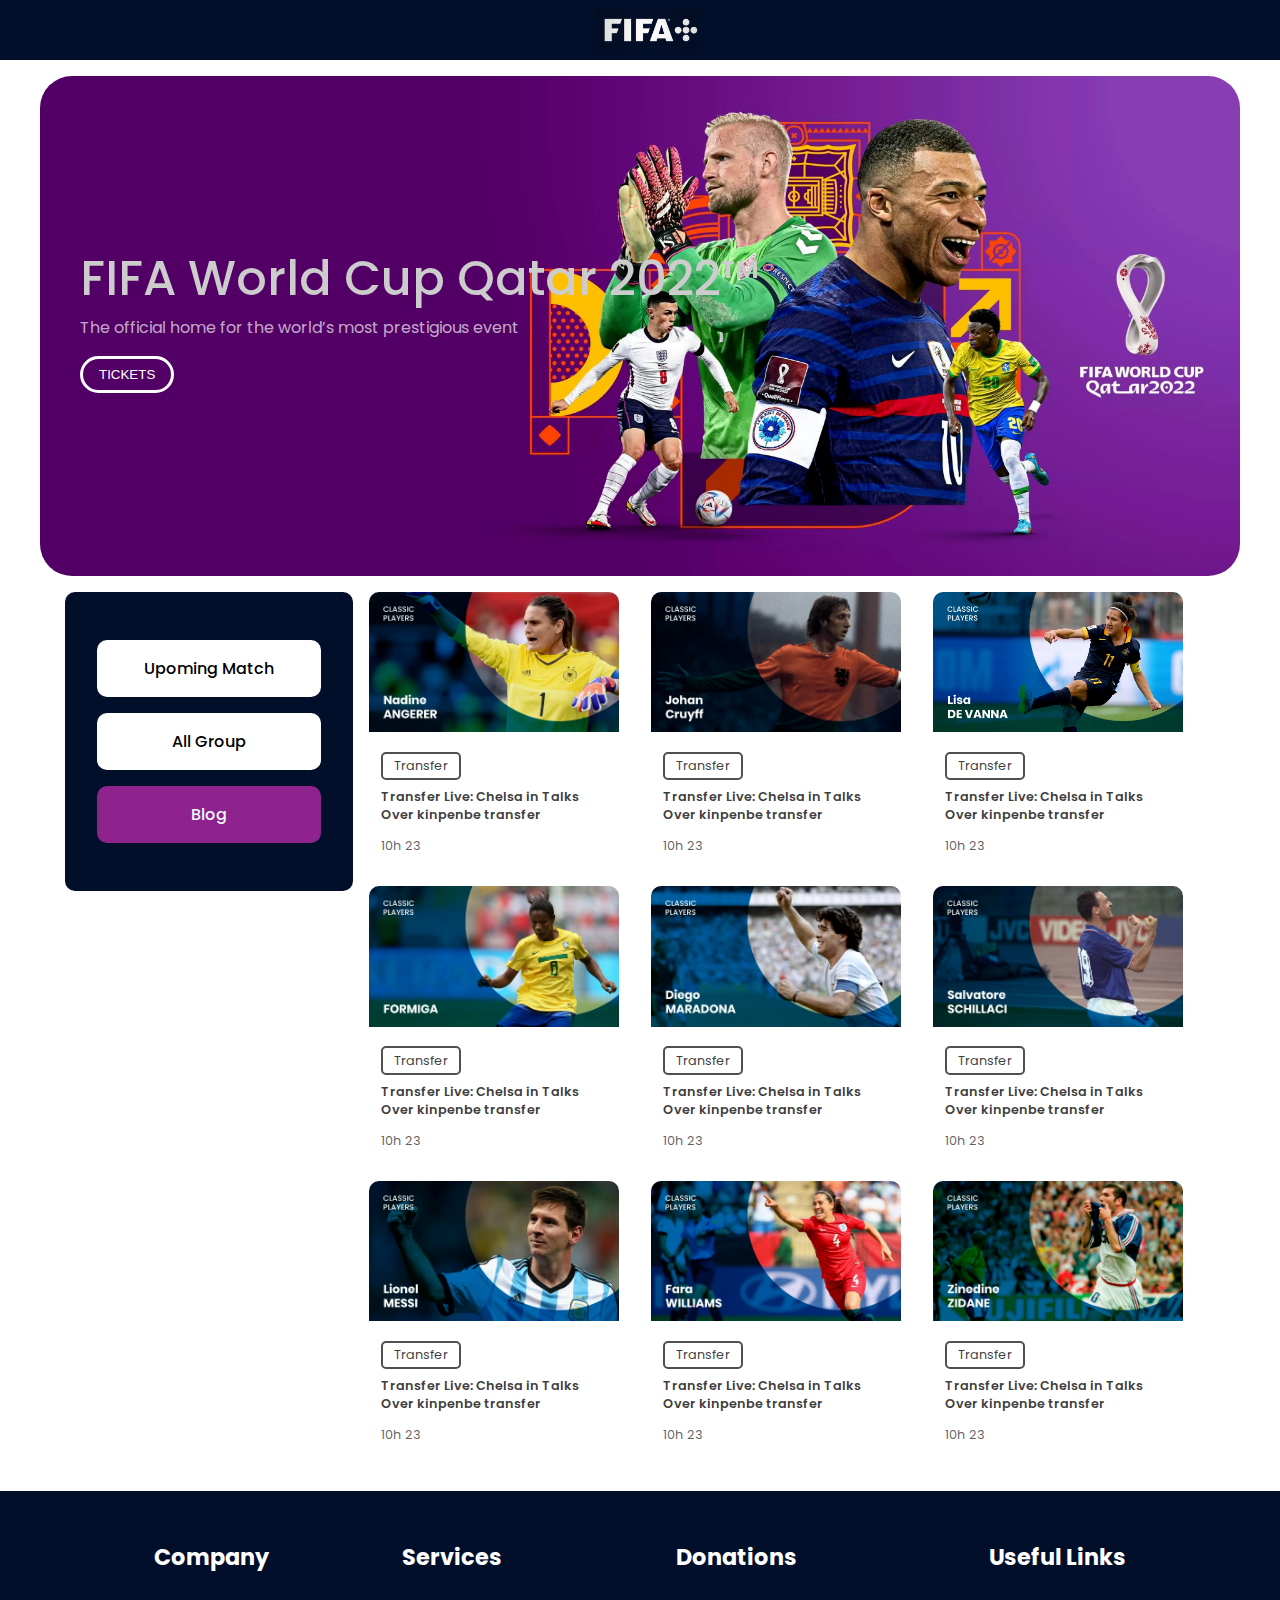
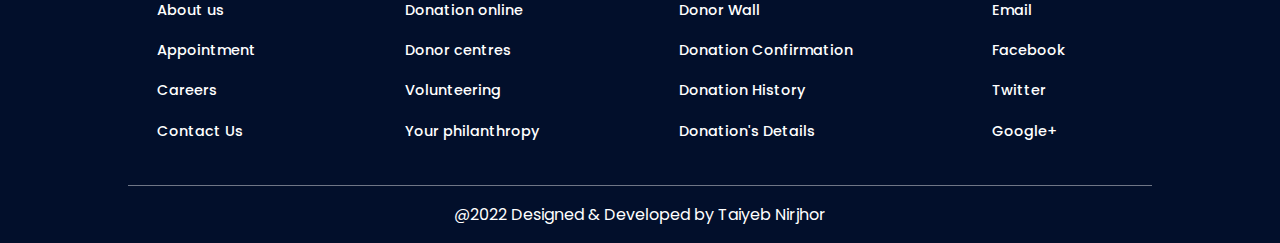
<file: index.html>
<!DOCTYPE html>
<html lang="en">
  <head>
    <meta name="google-site-verification" content="-jywYtMJChzzBBW4aOmWC6GlRirPBmLaFYhOfbe994g" />
    <meta charset="UTF-8" />
    <meta http-equiv="X-UA-Compatible" content="IE=edge" />
    <meta name="viewport" content="width=device-width, initial-scale=1.0" />
    <title>World Cup Qatar 2022 - FIFA</title>
    <!-- favicon -->
    <link rel="FIFA icon" href="./assets/icon/favicon.ico" />
    <!-- css and fontawesome -->
    <link rel="stylesheet" href="style.css" />
    <link
      rel="stylesheet"
      href="https://cdnjs.cloudflare.com/ajax/libs/font-awesome/6.1.1/css/all.min.css"
      integrity="sha512-KfkfwYDsLkIlwQp6LFnl8zNdLGxu9YAA1QvwINks4PhcElQSvqcyVLLD9aMhXd13uQjoXtEKNosOWaZqXgel0g=="
      crossorigin="anonymous"
      referrerpolicy="no-referrer"
    />
  </head>
  <body>
    <!-- Header section -->
    <header>
      <!-- nav start -->
      <nav>
        <div>
          <a
            href="https://www.fifa.com/fifaplus/en/tournaments/mens/worldcup/qatar2022"
          >
            <img src="./assets/logo/logo.svg" alt="" />
          </a>
        </div>
      </nav>
      <!-- nav ends -->
      <section class="hero">
        <div class="hero-content">
          <h1>FIFA World Cup Qatar 2022™</h1>
          <p>The official home for the world’s most prestigious event</p>
          <button>TICKETS <i class="fa-solid fa-arrow-down"></i>
        </div>
        <div class="hero-img">
          <img src="./assets/image/hero-mobile.svg" alt="" />
        </div>
      </section>
    </header>
    <!-- Header Ends -->
    <main>
      <!-- first half -->
      <div class="sidebar">
        <aside>
          <a href="upcoming.html">
            <div class="item-1">Upoming Match</div>
          </a>
          <a href="#">
            <div class="item-2">All Group</div>
          </a>
          <a href="#">
            <div class="item-3">Blog</div>
          </a>
        </aside>
      </div>
      <!-- second half -->
      <div class="blog">
        <div class="blog-item-1 blog-items">
          <div class="blog-image">
            <img src="./assets/image/Angerer.png" alt="" />
          </div>
          <div class="blog-title">
            <p>Transfer</p>
            <h3>Transfer Live: Chelsa in Talks Over kinpenbe transfer</h3>

            <span>
              <i class="fa-regular fa-clock"></i>
              10h</span
            >
            <span> <i class="fa-regular fa-envelope"></i> 23 </span>
          </div>
        </div>
        <div class="blog-item-2 blog-items">
          <div class="blog-image">
            <img src="./assets/image/Cruyff.png" alt="" />
          </div>
          <div class="blog-title">
            <p>Transfer</p>

            <h3>Transfer Live: Chelsa in Talks Over kinpenbe transfer</h3>

            <span>
              <i class="fa-regular fa-clock"></i>
              10h</span
            >
            <span> <i class="fa-regular fa-envelope"></i> 23 </span>
          </div>
        </div>

        <div class="blog-item-3 blog-items">
          <div class="blog-image">
            <img src="./assets/image/DeVanna.png" alt="" />
          </div>
          <div class="blog-title">
            <p>Transfer</p>

            <h3>Transfer Live: Chelsa in Talks Over kinpenbe transfer</h3>

            <span>
              <i class="fa-regular fa-clock"></i>
              10h</span
            >
            <span> <i class="fa-regular fa-envelope"></i> 23 </span>
          </div>
        </div>

        <div class="blog-item-4 blog-items">
          <div class="blog-image">
            <img src="./assets/image/Formiga.png" alt="" />
          </div>
          <div class="blog-title">
            <p>Transfer</p>

            <h3>Transfer Live: Chelsa in Talks Over kinpenbe transfer</h3>

            <span>
              <i class="fa-regular fa-clock"></i>
              10h</span
            >
            <span> <i class="fa-regular fa-envelope"></i> 23 </span>
          </div>
        </div>

        <div class="blog-item-5 blog-items">
          <div class="blog-image">
            <img src="./assets/image/Maradona.png" alt="" />
          </div>
          <div class="blog-title">
            <p>Transfer</p>

            <h3>Transfer Live: Chelsa in Talks Over kinpenbe transfer</h3>

            <span>
              <i class="fa-regular fa-clock"></i>
              10h</span
            >
            <span> <i class="fa-regular fa-envelope"></i> 23 </span>
          </div>
        </div>

        <div class="blog-item-6 blog-items">
          <div class="blog-image">
            <img src="./assets/image/Schillaci.png" alt="" />
          </div>
          <div class="blog-title">
            <p>Transfer</p>
            <h3>Transfer Live: Chelsa in Talks Over kinpenbe transfer</h3>

            <span>
              <i class="fa-regular fa-clock"></i>
              10h</span
            >
            <span> <i class="fa-regular fa-envelope"></i> 23 </span>
          </div>
        </div>

        <div class="blog-item-7 blog-items">
          <div class="blog-image">
            <img src="./assets/image/Messi.png" alt="" />
          </div>
          <div class="blog-title">
            <p>Transfer</p>

            <h3>Transfer Live: Chelsa in Talks Over kinpenbe transfer</h3>

            <span>
              <i class="fa-regular fa-clock"></i>
              10h</span
            >
            <span> <i class="fa-regular fa-envelope"></i> 23 </span>
          </div>
        </div>
        <div class="blog-item-8 blog-items">
          <div class="blog-image">
            <img src="./assets/image/Williams.png" alt="" />
          </div>
          <div class="blog-title">
            <p>Transfer</p>

            <h3>Transfer Live: Chelsa in Talks Over kinpenbe transfer</h3>

            <span>
              <i class="fa-regular fa-clock"></i>
              10h</span
            >
            <span> <i class="fa-regular fa-envelope"></i> 23 </span>
          </div>
        </div>
        <div class="blog-item-9 blog-items">
          <div class="blog-image">
            <img src="./assets/image/Zidane.png" alt="" />
          </div>
          <div class="blog-title">
            <p>Transfer</p>

            <h3>Transfer Live: Chelsa in Talks Over kinpenbe transfer</h3>

            <span>
              <i class="fa-regular fa-clock"></i>
              10h</span
            >
            <span> <i class="fa-regular fa-envelope"></i> 23 </span>
          </div>
        </div>
        <div class="view-more">
          <p>View more</p>
        </div>
      </div>
    </main>
    <footer>
      <div class="footer-container">
        <div class="footer-content footer-content-1">
          <h3>Company</h3>
          <div class="footer-items">About us</div>
          <div class="footer-items">Appointment</div>
          <div class="footer-items">Careers</div>
          <div class="footer-items">Contact Us</div>
        </div>
        <div class="footer-content footer-content-2">
          <h3>Services</h3>
          <div class="footer-items">Donation online</div>
          <div class="footer-items">Donor centres</div>
          <div class="footer-items">Volunteering</div>
          <div class="footer-items">Your philanthropy</div>
        </div>
        <div class="footer-content footer-content-3">
          <h3>Donations</h3>
          <div class="footer-items">Donor Wall</div>
          <div class="footer-items">Donation Confirmation</div>
          <div class="footer-items">Donation History</div>
          <div class="footer-items">Donation's Details</div>
        </div>
        <div class="footer-content footer-content-4">
          <h3>Useful Links</h3>
          <div class="footer-items">Email</div>
          <div class="footer-items">Facebook</div>
          <div class="footer-items">Twitter</div>
          <div class="footer-items">Google+</div>
        </div>
        <div class="footer-default">
          <div class="footer-logo">
            <img src="./assets/logo/logo.svg" alt="" />
          </div>
          <div class="social">
            <div><i class="fa-brands fa-facebook-f"></i></div>
            <div><i class="fa-brands fa-twitter"></i></div>
            <div><i class="fa-brands fa-youtube"></i></div>
            <div><i class="fa-brands fa-instagram"></i></div>
          </div>
        </div>
      </div>

      <div class="credit">@2022 Designed & Developed by Taiyeb Nirjhor</div>
    </footer>
  </body>
</html>
</file>
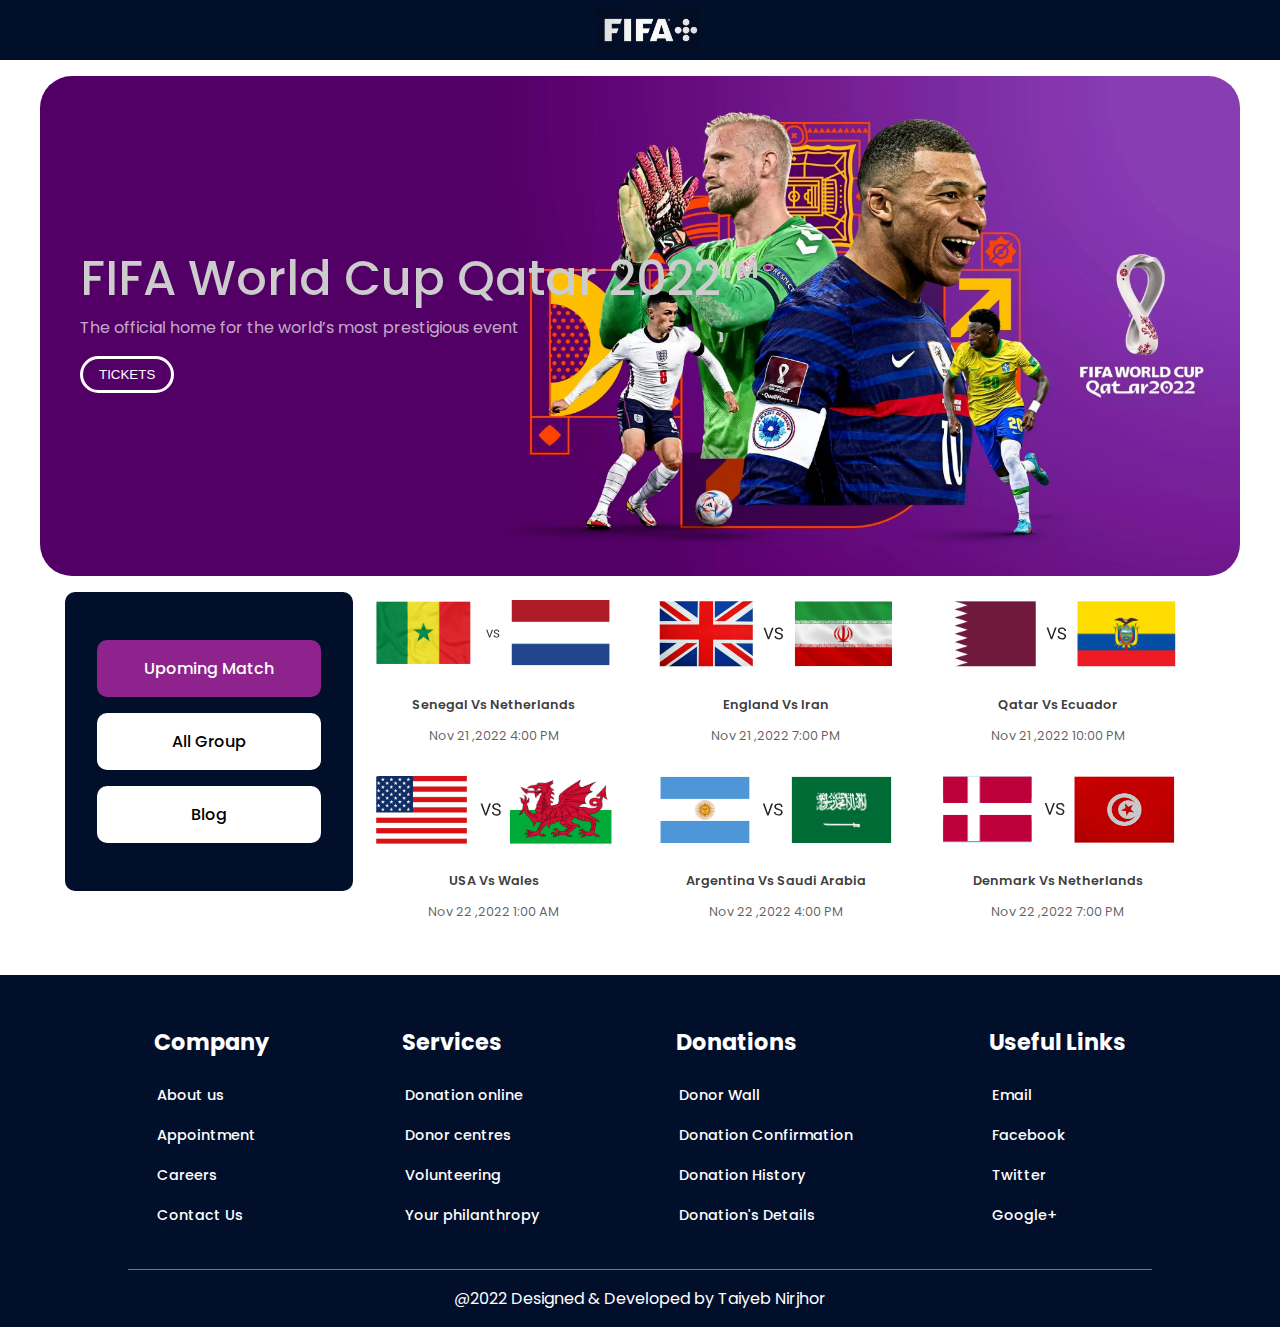
<file: upcoming.html>
<!DOCTYPE html>
<html lang="en">
  <head>
    <meta charset="UTF-8" />
    <meta http-equiv="X-UA-Compatible" content="IE=edge" />
    <meta name="viewport" content="width=device-width, initial-scale=1.0" />
    <title>World Cup Qatar 2022 - FIFA</title>
    <!-- favicon -->
    <link rel="FIFA icon" href="./assets/icon/favicon.ico" />
    <!-- css and fontawesome -->
    <link rel="stylesheet" href="upcoming.css" />
    <link
      rel="stylesheet"
      href="https://cdnjs.cloudflare.com/ajax/libs/font-awesome/6.1.1/css/all.min.css"
      integrity="sha512-KfkfwYDsLkIlwQp6LFnl8zNdLGxu9YAA1QvwINks4PhcElQSvqcyVLLD9aMhXd13uQjoXtEKNosOWaZqXgel0g=="
      crossorigin="anonymous"
      referrerpolicy="no-referrer"
    />
  </head>
  <body>
    <!-- Header section -->
    <header>
      <!-- nav start -->
      <nav>
        <div>
          <a
            href="https://www.fifa.com/fifaplus/en/tournaments/mens/worldcup/qatar2022"
          >
            <img src="./assets/logo/logo.svg" alt="" />
          </a>
        </div>
      </nav>
      <!-- nav ends -->
      <section class="hero">
        <div class="hero-content">
          <h1>FIFA World Cup Qatar 2022™</h1>
          <p>The official home for the world’s most prestigious event</p>
          <button>TICKETS <i class="fa-solid fa-arrow-down"></i></button>
        </div>
        <div class="hero-img">
          <img src="./assets/image/hero-mobile.svg" alt="" />
        </div>
      </section>
    </header>
    <!-- Header Ends -->
    <main>
      <!-- first half -->
      <div class="sidebar">
        <aside>
          <div class="item-1"><a href="#">Upoming Match</a></div>
          <div class="item-2"><a href="#"> All Group</a></div>
          <div class="item-3"><a href="./index.html">Blog</a></div>
        </aside>
      </div>
      <!-- second half -->
      <div class="blog">
        <div class="blog-item-1 blog-items">
          <div class="blog-image">
            <img src="./assets/flag/1.svg" alt="" />
          </div>
          <div class="blog-title">
            <h3>Senegal Vs Netherlands</h3>

            <span> Nov 21 ,2022 4:00 PM </span>
          </div>
        </div>
        <div class="blog-item-2 blog-items">
          <div class="blog-image">
            <img src="./assets/flag/2.svg" alt="" />
          </div>
          <div class="blog-title">
            <h3>England Vs Iran</h3>

            <span> Nov 21 ,2022 7:00 PM </span>
          </div>
        </div>

        <div class="blog-item-3 blog-items">
          <div class="blog-image">
            <img src="./assets/flag/3.svg" alt="" />
          </div>
          <div class="blog-title">
            <h3>Qatar Vs Ecuador</h3>

            <span> Nov 21 ,2022 10:00 PM </span>
          </div>
        </div>

        <div class="blog-item-4 blog-items">
          <div class="blog-image">
            <img src="./assets/flag/4.svg" alt="" />
          </div>
          <div class="blog-title">
            <h3>USA Vs Wales</h3>

            <span> Nov 22 ,2022 1:00 AM </span>
          </div>
        </div>

        <div class="blog-item-5 blog-items">
          <div class="blog-image">
            <img src="./assets/flag/5.svg" alt="" />
          </div>
          <div class="blog-title">
            <h3>Argentina Vs Saudi Arabia</h3>

            <span> Nov 22 ,2022 4:00 PM </span>
          </div>
        </div>

        <div class="blog-item-6 blog-items">
          <div class="blog-image">
            <img src="./assets/flag/6.svg" alt="" />
          </div>
          <div class="blog-title">
            <h3>Denmark Vs Netherlands</h3>

            <span> Nov 22 ,2022 7:00 PM </span>
          </div>
        </div>

        <div class="view-more">
          <p>View more</p>
        </div>
      </div>
    </main>
    <footer>
      <div class="footer-container">
        <div class="footer-content footer-content-1">
          <h3>Company</h3>
          <div class="footer-items">About us</div>
          <div class="footer-items">Appointment</div>
          <div class="footer-items">Careers</div>
          <div class="footer-items">Contact Us</div>
        </div>
        <div class="footer-content footer-content-2">
          <h3>Services</h3>
          <div class="footer-items">Donation online</div>
          <div class="footer-items">Donor centres</div>
          <div class="footer-items">Volunteering</div>
          <div class="footer-items">Your philanthropy</div>
        </div>
        <div class="footer-content footer-content-3">
          <h3>Donations</h3>
          <div class="footer-items">Donor Wall</div>
          <div class="footer-items">Donation Confirmation</div>
          <div class="footer-items">Donation History</div>
          <div class="footer-items">Donation's Details</div>
        </div>
        <div class="footer-content footer-content-4">
          <h3>Useful Links</h3>
          <div class="footer-items">Email</div>
          <div class="footer-items">Facebook</div>
          <div class="footer-items">Twitter</div>
          <div class="footer-items">Google+</div>
        </div>
        <div class="footer-default">
          <div class="footer-logo">
            <img src="./assets/logo/logo.svg" alt="" />
          </div>
          <div class="social">
            <div><i class="fa-brands fa-facebook-f"></i></div>
            <div><i class="fa-brands fa-twitter"></i></div>
            <div><i class="fa-brands fa-youtube"></i></div>
            <div><i class="fa-brands fa-instagram"></i></div>
          </div>
        </div>
      </div>

      <div class="credit">@2022 Designed & Developed by Taiyeb Nirjhor</div>
    </footer>
  </body>
</html>
</file>
<file: style.css>
/* Fonts */
@import url("https://fonts.googleapis.com/css2?family=Poppins:wght@300;500;700&display=swap");

/*==================== BASE ====================*/
* {
  box-sizing: border-box;
  padding: 0;
  margin: 0;
}
html {
  scroll-behavior: smooth;
}
body {
  font-family: "Poppins", sans-serif;
}
a {
  text-decoration: none;
  color: black;
}
a .item-3 {
  color: aliceblue;
}

/*========================================*/
/* header */
nav {
  max-height: 7.25rem;
  background-color: #020f2b;
  display: flex;
  justify-content: center;
  padding: 0.5rem 0 0.3rem;
}
nav img {
  height: 100%;
  width: auto;
}

.hero {
  /* border: 1px solid red; */
  border-radius: 2rem;
  display: flex;
  align-items: center;
  /* recheck here */
  width: 90%;
  margin: 1rem auto;
}

.hero-content {
  margin: 1rem;
  padding: 1.5rem;
  color: #ffffff;
}

.hero-content h1 {
  font-size: 3rem;
  font-weight: 500;
  background: linear-gradient(to right, #ccc 50%, #ff5858 50%, #cc2e5d);
  background-size: 200%;
  -webkit-background-clip: text;
  -webkit-text-fill-color: transparent;
  transition: 0.4s ease-out;
}
.hero-content h1:hover {
  background-position: -100%;
}
.hero-content p {
  color: rgba(255, 255, 255, 0.669);
}
.hero-content button {
  color: rgba(255, 255, 255, 0.669);
  border-color: rgba(255, 255, 255, 0.669);
}

.hero-img {
  display: none;
}
.hero-content button {
  background-color: transparent;
  color: #ffffff;
  padding: 0.5rem 1rem;
  margin: 1rem 0;
  border: 3px solid white;
  border-radius: 5rem;
}
.hero button {
  margin: 1rem 0;
}
/*========================================*/
/* main */
main {
  /* border: 1px solid red; */
  margin: 1rem auto;
  /* display: flex;
  align-items: center; */
  /* recheck here */
  /* width: 90%; */
}
.sidebar {
  text-align: center;
}
/* footer */

.view-more {
  display: none;
}
/* footer */
footer {
  background-color: #020f2b;
}
.footer-container {
  display: flex;
  justify-content: space-evenly;
  color: white;
  padding: 1.5rem;
}

.footer-container h3 {
  font-size: 1.4rem;
  font-family: "Poppins", sans-serif;
  padding: 1rem 0;
}

.footer-container div {
  font-family: "Poppins", sans-serif;
  font-size: 0.9rem;
  font-weight: 500;
  padding: 0.6rem 0.2rem;
}
.footer-items:hover {
  color: grey;
}
.footer-content {
  padding: 2rem 5rem;
}
.footer-default {
  display: none;
}
.credit {
  display: flex;
  width: 80%;
  margin: 0 auto;
  justify-content: center;
  padding: 1rem 0;
  font-family: "Poppins", sans-serif;
  color: white;
  border-top: 1px solid rgba(255, 255, 255, 0.433);
}

/*========================================*/
/* media  */
@media all and (min-width: 1250px) {
  .hero {
    height: 500px;
    width: 1200px;
    background-image: url(./assets/image/hero.png);
    background-size: 1200px 500px;
    background-repeat: no-repeat;
    /* align-items: center; */
  }
  main {
    width: 1150px;
    display: flex;
    flex-wrap: wrap;
  }
  /* first-half */
  .sidebar {
    width: 25%;
  }
  aside {
    padding: 2rem;
    background-color: #020f2b;
    border-radius: 10px;
  }
  aside div {
    margin: 1rem 0;
    padding: 1rem 0;
    text-align: center;
    border-radius: 10px;
    background-color: white;
    font-weight: 500;
    font-size: 1rem;
  }
  .item-3 {
    background-color: rgb(142, 35, 142);
  }
  .item-3 a {
    color: #ffffff;
  }
  /* second-half */

  .blog {
    width: 75%;
    /* border: 1px solid red; */
    display: flex;
    flex-direction: row;
    flex-wrap: wrap;
  }
  .blog-items {
    width: 250px;
    margin: 0 1rem 1rem;
    /* border: 1px solid red; */
  }
  .blog-items img {
    width: 100%;
    border-top-right-radius: 10px;
    border-top-left-radius: 10px;
  }
  .blog-title {
    padding: 0.8rem;
  }
  .blog-title h3 {
    font-size: 0.8rem;
    padding: 0.5rem 0;
    font-weight: 600;
    color: rgba(0, 0, 0, 0.778);
  }
  .blog-title p {
    width: 5rem;
    font-size: 0.8rem;
    padding: 0.2rem 0.4rem;
    text-align: center;
    border: 2px solid rgba(0, 0, 0, 0.687);
    border-radius: 5px;
    color: rgba(0, 0, 0, 0.778);
  }
  .blog-title span {
    font-size: 0.8rem;
    color: rgba(0, 0, 0, 0.631);
  }
}
@media all and (min-width: 1025px) and (max-width: 1249px) {
  .hero {
    height: 450px;
    width: 1000px;
    background-image: url(./assets/image/hero.png);
    background-size: 1000px 450px;
    background-repeat: no-repeat;
  }
  main {
    width: 950px;
    display: flex;
    flex-wrap: wrap;
  }
  /* first-half */
  .sidebar {
    width: 25%;
  }
  aside {
    padding: 2rem;
    background-color: #020f2b;
    border-radius: 10px;
  }
  aside div {
    margin: 1rem 0;
    padding: 1rem 0;
    text-align: center;
    border-radius: 10px;
    background-color: white;
    font-weight: 500;
    font-size: 0.8rem;
  }
  .item-3 {
    background-color: rgb(142, 35, 142);
  }
  .item-3 a {
    color: #ffffff;
  }
  /* second-half */

  .blog {
    width: 75%;
    /* border: 1px solid red; */
    display: flex;
    flex-direction: row;
    flex-wrap: wrap;
    justify-content: space-evenly;
  }
  .blog-items {
    width: 200px;
    margin: 0 1rem 1rem;
    /* border: 1px solid red; */
  }
  .blog-items img {
    width: 100%;
    border-top-right-radius: 10px;
    border-top-left-radius: 10px;
  }
  .blog-title {
    padding: 0.8rem;
  }
  .blog-title h3 {
    font-size: 0.8rem;
    padding: 0.5rem 0;
    font-weight: 600;
    color: rgba(0, 0, 0, 0.778);
  }
  .blog-title p {
    width: 5rem;
    font-size: 0.8rem;
    padding: 0.2rem 0.4rem;
    text-align: center;
    border: 2px solid rgba(0, 0, 0, 0.687);
    border-radius: 5px;
    color: rgba(0, 0, 0, 0.778);
  }
  .blog-title span {
    font-size: 0.8rem;
    color: rgba(0, 0, 0, 0.631);
  }
  footer h3 {
    font-size: 1rem;
  }
  .footer-items {
    font-size: 0.8rem;
  }
}

@media all and (min-width: 769px) and (max-width: 1024px) {
  .hero {
    height: 330px;
    width: 740px;
    background-image: url(./assets/image/hero.png);
    background-size: 760px 330px;
    background-repeat: no-repeat;
  }
  .hero h1 {
    font-size: 2.3rem;
  }
  .hero p {
    font-size: 1 rem;
  }

  main {
    width: 700px;
    display: flex;
    flex-wrap: wrap;
  }
  /* first-half */
  .sidebar {
    width: 25%;
  }
  aside {
    padding: 2rem;
    background-color: #020f2b;
    border-radius: 10px;
  }
  aside div {
    margin: 0.8rem 0;
    padding: 0.2rem 0;
    text-align: center;
    border-radius: 5px;
    background-color: white;
    font-weight: 500;
    font-size: 0.6rem;
  }
  .item-3 {
    background-color: rgb(142, 35, 142);
  }
  .item-3 a {
    color: #ffffff;
  }
  /* second-half */

  .blog {
    width: 75%;
    /* border: 1px solid red; */
    display: flex;
    flex-direction: row;
    flex-wrap: wrap;
    justify-content: space-evenly;
  }
  .blog-items {
    width: 200px;
    margin: 0 1rem 1rem;
    /* border: 1px solid red; */
  }
  .blog-items img {
    width: 100%;
    border-top-right-radius: 10px;
    border-top-left-radius: 10px;
  }
  .blog-title {
    padding: 0.8rem;
  }
  .blog-title h3 {
    font-size: 0.8rem;
    padding: 0.5rem 0;
    font-weight: 600;
    color: rgba(0, 0, 0, 0.778);
  }
  .blog-title p {
    width: 5rem;
    font-size: 0.8rem;
    padding: 0.2rem 0.4rem;
    text-align: center;
    border: 2px solid rgba(0, 0, 0, 0.687);
    border-radius: 5px;
    color: rgba(0, 0, 0, 0.778);
  }
  .blog-title span {
    font-size: 0.8rem;
    color: rgba(0, 0, 0, 0.631);
  }
  .blog-item-9 {
    display: none;
  }
  .view-more {
    display: block;
    padding: 0.5rem 1rem;
    background-color: #3b0658;
    color: whitesmoke;
    border-radius: 10px;
    margin: 1rem 0;
  }
}

@media all and (min-width: 481px) and (max-width: 768px) {
  .hero {
    background: #3b0658;
    background: -webkit-linear-gradient(top left, #3b0658, #9d43d4);
    background: -moz-linear-gradient(top left, #3b0658, #9d43d4);
    background: linear-gradient(to bottom right, #3b0658, #9d43d4);
    display: flex;
    flex-direction: column;
    flex-wrap: wrap;
    justify-content: center;
  }
  .hero-content h1 {
    font-size: 2rem;
    font-weight: 500;
  }
  .hero-content p {
    font-size: 0.8rem;
    font-weight: 400;
  }
  .hero-img {
    display: block;
  }
  main {
    /* border: 1px solid red; */
    width: 450px;
  }
  /* first-half */

  aside {
    display: flex;
    justify-content: space-evenly;
    padding: 0.65rem;
  }
  aside div {
    text-align: center;
    border-radius: 5px;
    background-color: white;
    font-weight: 500;
    font-size: 0.8rem;
    padding: 0.4rem 0;
  }
  .item-3 {
    background-color: rgb(142, 35, 142);
    padding: 0.4rem 2rem;
  }
  .item-3 a {
    color: #ffffff;
  }

  /* second-half */

  .blog {
    margin: 1rem;
    /* border: 1px solid red; */
    display: flex;
    flex-direction: row;
    flex-wrap: wrap;
    justify-content: space-evenly;
  }
  .blog-items {
    width: 150px;
    margin: 0 1rem 1rem;
    /* border: 1px solid red; */
  }
  .blog-items img {
    width: 100%;
    border-top-right-radius: 10px;
    border-top-left-radius: 10px;
  }

  .blog-title {
    padding: 0.8rem;
  }
  .blog-title h3 {
    font-size: 0.5rem;
    padding: 0.4rem 0;
    font-weight: 600;
    color: rgba(0, 0, 0, 0.778);
  }
  .blog-title p {
    width: 3.5rem;
    font-size: 0.5rem;
    padding: 0 0.2rem;
    text-align: center;
    border: 2px solid rgba(0, 0, 0, 0.687);
    border-radius: 5px;
    color: rgba(0, 0, 0, 0.778);
  }
  .blog-title span {
    font-size: 0.4rem;
    color: rgba(0, 0, 0, 0.631);
  }
  .blog-item-9 {
    display: none;
  }
  .view-more {
    display: block;
    padding: 0.5rem 1rem;
    background-color: #3b0658;
    color: whitesmoke;
    border-radius: 5px;
    margin: 1rem 0;
    font-size: 0.8rem;
  }
  .footer-container {
    display: flex;
    justify-content: flex-start;
    margin: 0;
    padding: 0.2rem 0.5rem;
  }
  .footer-container div {
    padding: 0;
  }
  .footer-content-1,
  .footer-content-2,
  .footer-content-3,
  .footer-content-4 {
    display: none;
  }
  .footer-default {
    display: flex;
    width: 80%;
    margin: 0 auto;
    justify-content: space-between;
  }

  .footer-logo img {
    height: 100%;
    width: 75px;
  }
  .social {
    display: flex;
    align-items: center;
  }
  .social div {
    padding: 0 1rem;
    font-size: 1.2rem;
  }

  .credit {
    font-size: 0.5rem;
  }
}
@media all and (min-width: 320px) and (max-width: 480px) {
  .hero {
    background: #3b0658;
    background: -webkit-linear-gradient(top left, #3b0658, #9d43d4);
    background: -moz-linear-gradient(top left, #3b0658, #9d43d4);
    background: linear-gradient(to bottom right, #3b0658, #9d43d4);
    display: flex;
    flex-direction: column;
    flex-wrap: wrap;
    justify-content: center;
  }
  .hero-img {
    display: block;
  }
  .hero-img img {
    width: 250px;
  }
  .hero h1 {
    font-size: 1.5rem;
  }
  .hero p {
    font-size: 0.6rem;
  }
  .hero button {
    font-size: 0.65rem;
  }
  .hero-content {
    padding: 0.5rem;
  }
  main {
    width: 300px;
  }
  /* first-half */
  .sidebar {
    width: 50%;
    margin: 0 auto;
  }
  aside {
    display: flex;
    flex-direction: column;
    justify-content: space-evenly;
    padding: 0.65rem;
  }
  aside div {
    text-align: center;
    border-radius: 5px;
    background-color: white;
    font-weight: 500;
    font-size: 0.8rem;
    padding: 0.4rem 0;
  }
  .item-3 {
    background-color: rgb(142, 35, 142);
    padding: 0.4rem 2rem;
  }
  .item-3 a {
    color: #ffffff;
  }

  /* second-half */

  .blog {
    margin: 1rem;
    /* border: 1px solid red; */
    display: flex;
    flex-direction: row;
    flex-wrap: wrap;
    justify-content: space-evenly;
  }
  .blog-items {
    width: 300px;
    margin: 0 1rem 1rem;
    /* border: 1px solid red; */
  }
  .blog-items img {
    width: 100%;
    border-top-right-radius: 10px;
    border-top-left-radius: 10px;
  }

  .blog-title {
    padding: 0.8rem;
  }
  .blog-title h3 {
    font-size: 0.5rem;
    padding: 0.4rem 0;
    font-weight: 600;
    color: rgba(0, 0, 0, 0.778);
  }
  .blog-title p {
    width: 3.5rem;
    font-size: 0.5rem;
    padding: 0 0.2rem;
    text-align: center;
    border: 2px solid rgba(0, 0, 0, 0.687);
    border-radius: 5px;
    color: rgba(0, 0, 0, 0.778);
  }
  .blog-title span {
    font-size: 0.4rem;
    color: rgba(0, 0, 0, 0.631);
  }
  .blog-item-9 {
    display: none;
  }
  .view-more {
    display: block;
    padding: 0.5rem 1rem;
    background-color: #3b0658;
    color: whitesmoke;
    border-radius: 5px;
    margin: 1rem 0;
    font-size: 0.6rem;
  }
  .footer-container {
    display: flex;
    justify-content: flex-start;
    margin: 0;
    padding: 0.2rem 0.5rem;
  }
  .footer-container div {
    padding: 0;
  }
  .footer-content-1,
  .footer-content-2,
  .footer-content-3,
  .footer-content-4 {
    display: none;
  }
  .footer-default {
    display: flex;
    width: 80%;
    margin: 0 auto;
    justify-content: space-between;
  }

  .footer-logo img {
    height: 100%;
    width: 75px;
  }
  .social {
    display: flex;
    align-items: center;
  }
  .social div {
    padding: 0 0.6rem;
    font-size: 1rem;
  }

  .credit {
    font-size: 0.5rem;
  }
}
@media all and (max-width: 320px) {
  .hero {
    background: #3b0658;
    background: -webkit-linear-gradient(top left, #3b0658, #9d43d4);
    background: -moz-linear-gradient(top left, #3b0658, #9d43d4);
    background: linear-gradient(to bottom right, #3b0658, #9d43d4);
    display: flex;
    flex-direction: column;
    flex-wrap: wrap;
    justify-content: center;
  }
  .hero-img {
    display: block;
  }
  .hero-img img {
    width: 200px;
  }
  .hero h1 {
    font-size: 1.2rem;
  }
  .hero p {
    font-size: 0.6rem;
  }
  .hero button {
    font-size: 0.5rem;
  }
  .hero-content {
    padding: 0.5rem;
  }
  main {
    width: 250px;
  }
  /* first-half */
  .sidebar {
    width: 50%;
    margin: 0 auto;
  }
  aside {
    display: flex;
    flex-direction: column;
    justify-content: space-evenly;
    padding: 0.65rem;
  }
  aside div {
    text-align: center;
    border-radius: 5px;
    background-color: white;
    font-weight: 500;
    font-size: 0.8rem;
    padding: 0.4rem 0;
  }
  .item-3 {
    background-color: rgb(142, 35, 142);
    padding: 0.4rem 2rem;
  }
  .item-3 a {
    color: #ffffff;
  }

  /* second-half */

  .blog {
    margin: 1rem;
    /* border: 1px solid red; */
    display: flex;
    flex-direction: row;
    flex-wrap: wrap;
    justify-content: space-evenly;
  }
  .blog-items {
    width: 300px;
    margin: 0 1rem 1rem;
    /* border: 1px solid red; */
  }
  .blog-items img {
    width: 100%;
    border-top-right-radius: 10px;
    border-top-left-radius: 10px;
  }

  .blog-title {
    padding: 0.8rem;
  }
  .blog-title h3 {
    font-size: 0.5rem;
    padding: 0.4rem 0;
    font-weight: 600;
    color: rgba(0, 0, 0, 0.778);
  }
  .blog-title p {
    width: 3.5rem;
    font-size: 0.5rem;
    padding: 0 0.2rem;
    text-align: center;
    border: 2px solid rgba(0, 0, 0, 0.687);
    border-radius: 5px;
    color: rgba(0, 0, 0, 0.778);
  }
  .blog-title span {
    font-size: 0.4rem;
    color: rgba(0, 0, 0, 0.631);
  }
  .blog-item-9 {
    display: none;
  }
  .view-more {
    display: block;
    padding: 0.5rem 1rem;
    background-color: #3b0658;
    color: whitesmoke;
    border-radius: 5px;
    margin: 1rem 0;
    font-size: 0.6rem;
  }
  .footer-container {
    display: flex;
    justify-content: flex-start;
    margin: 0;
    padding: 0.2rem 0.5rem;
  }
  .footer-container div {
    padding: 0;
  }
  .footer-content-1,
  .footer-content-2,
  .footer-content-3,
  .footer-content-4 {
    display: none;
  }
  .footer-default {
    display: flex;
    width: 80%;
    margin: 0 auto;
    justify-content: space-between;
  }

  .footer-logo img {
    height: 100%;
    width: 55px;
  }
  .social {
    display: flex;
    align-items: center;
  }
  .social div {
    padding: 0 0.2rem;
    font-size: 0.7rem;
  }

  .credit {
    font-size: 0.4rem;
  }
}
</file>
<file: upcoming.css>
/* Fonts */
@import url("https://fonts.googleapis.com/css2?family=Poppins:wght@300;500;700&display=swap");

/*==================== BASE ====================*/
* {
  box-sizing: border-box;
  padding: 0;
  margin: 0;
}
html {
  scroll-behavior: smooth;
}
body {
  font-family: "Poppins", sans-serif;
}
a {
  text-decoration: none;
  color: black;
}
a .item-1 {
  color: aliceblue;
}

/*========================================*/
/* header */
nav {
  max-height: 7.25rem;
  background-color: #020f2b;
  display: flex;
  justify-content: center;
  padding: 0.5rem 0 0.3rem;
}
nav img {
  height: 100%;
  width: auto;
}

.hero {
  /* border: 1px solid red; */
  border-radius: 2rem;
  display: flex;
  align-items: center;
  /* recheck here */
  width: 90%;
  margin: 1rem auto;
}

.hero-content {
  margin: 1rem;
  padding: 1.5rem;
  color: #ffffff;
}

.hero-content h1 {
  font-size: 3rem;
  font-weight: 500;
  background: linear-gradient(to right, #ccc 50%, #ff5858 50%, #cc2e5d);
  background-size: 200%;
  -webkit-background-clip: text;
  -webkit-text-fill-color: transparent;
  transition: 0.4s ease-out;
}
.hero-content h1:hover {
  background-position: -100%;
}
.hero-content p {
  color: rgba(255, 255, 255, 0.669);
}
.hero-content button {
  color: rgba(255, 255, 255, 0.669);
  border-color: rgba(255, 255, 255, 0.669);
}

.hero-img {
  display: none;
}
.hero-content button {
  background-color: transparent;
  color: #ffffff;
  padding: 0.5rem 1rem;
  margin: 1rem 0;
  border: 3px solid white;
  border-radius: 5rem;
}
.hero button {
  margin: 1rem 0;
}
/*========================================*/
/* main */
main {
  /* border: 1px solid red; */
  margin: 1rem auto;
}
.sidebar {
  text-align: center;
}
.blog {
  text-align: center;
  padding: 0.5rem 0;
}
/* footer */

.view-more {
  display: none;
}
/* footer */
footer {
  background-color: #020f2b;
}
.footer-container {
  display: flex;
  justify-content: space-evenly;
  color: white;
  padding: 1.5rem;
}

.footer-container h3 {
  font-size: 1.4rem;
  font-family: "Poppins", sans-serif;
  padding: 1rem 0;
}

.footer-container div {
  font-family: "Poppins", sans-serif;
  font-size: 0.9rem;
  font-weight: 500;
  padding: 0.6rem 0.2rem;
}
.footer-items:hover {
  color: grey;
}
.footer-content {
  padding: 2rem 5rem;
}
.footer-default {
  display: none;
}
.credit {
  display: flex;
  width: 80%;
  margin: 0 auto;
  justify-content: center;
  padding: 1rem 0;
  font-family: "Poppins", sans-serif;
  color: white;
  border-top: 1px solid rgba(255, 255, 255, 0.433);
}

/*========================================*/
/* media  */
@media all and (min-width: 1250px) {
  .hero {
    height: 500px;
    width: 1200px;
    background-image: url(./assets/image/hero.png);
    background-size: 1200px 500px;
    background-repeat: no-repeat;
    /* align-items: center; */
  }
  main {
    width: 1150px;
    display: flex;
    flex-wrap: wrap;
  }
  /* first-half */
  .sidebar {
    width: 25%;
  }
  aside {
    padding: 2rem;
    background-color: #020f2b;
    border-radius: 10px;
  }
  aside div {
    margin: 1rem 0;
    padding: 1rem 0;
    text-align: center;
    border-radius: 10px;
    background-color: white;
    font-weight: 500;
    font-size: 1rem;
  }
  .item-1 {
    background-color: rgb(142, 35, 142);
  }
  .item-1 a {
    color: #ffffff;
  }
  /* second-half */

  .blog {
    width: 75%;
    /* border: 1px solid red; */
    display: flex;
    flex-direction: row;
    flex-wrap: wrap;
  }
  .blog-items {
    width: 250px;
    margin: 0 1rem 1rem;
    /* border: 1px solid red; */
  }
  .blog-items img {
    width: 100%;
    border-top-right-radius: 10px;
    border-top-left-radius: 10px;
  }
  .blog-title {
    padding: 0.8rem;
  }
  .blog-title h3 {
    font-size: 0.8rem;
    padding: 0.5rem 0;
    font-weight: 600;
    color: rgba(0, 0, 0, 0.778);
  }
  .blog-title p {
    width: 5rem;
    font-size: 0.8rem;
    padding: 0.2rem 0.4rem;
    text-align: center;
    border: 2px solid rgba(0, 0, 0, 0.687);
    border-radius: 5px;
    color: rgba(0, 0, 0, 0.778);
  }
  .blog-title span {
    font-size: 0.8rem;
    color: rgba(0, 0, 0, 0.631);
  }
}
@media all and (min-width: 1025px) and (max-width: 1249px) {
  .hero {
    height: 450px;
    width: 1000px;
    background-image: url(./assets/image/hero.png);
    background-size: 1000px 450px;
    background-repeat: no-repeat;
  }
  main {
    width: 950px;
    display: flex;
    flex-wrap: wrap;
  }
  /* first-half */
  .sidebar {
    width: 25%;
  }
  aside {
    padding: 2rem;
    background-color: #020f2b;
    border-radius: 10px;
  }
  aside div {
    margin: 1rem 0;
    padding: 1rem 0;
    text-align: center;
    border-radius: 10px;
    background-color: white;
    font-weight: 500;
    font-size: 0.8rem;
  }
  .item-1 {
    background-color: rgb(142, 35, 142);
  }
  .item-1 a {
    color: #ffffff;
  }
  /* second-half */

  .blog {
    width: 75%;
    /* border: 1px solid red; */
    display: flex;
    flex-direction: row;
    flex-wrap: wrap;
    justify-content: space-evenly;
  }
  .blog-items {
    width: 200px;
    margin: 0 1rem 1rem;
    /* border: 1px solid red; */
  }
  .blog-items img {
    width: 100%;
    border-top-right-radius: 10px;
    border-top-left-radius: 10px;
  }
  .blog-title {
    padding: 0.8rem;
  }
  .blog-title h3 {
    font-size: 0.8rem;
    padding: 0.5rem 0;
    font-weight: 600;
    color: rgba(0, 0, 0, 0.778);
  }
  .blog-title p {
    width: 5rem;
    font-size: 0.8rem;
    padding: 0.2rem 0.4rem;
    text-align: center;
    border: 2px solid rgba(0, 0, 0, 0.687);
    border-radius: 5px;
    color: rgba(0, 0, 0, 0.778);
  }
  .blog-title span {
    font-size: 0.8rem;
    color: rgba(0, 0, 0, 0.631);
  }
  footer h3 {
    font-size: 1rem;
  }
  .footer-items {
    font-size: 0.8rem;
  }
}

@media all and (min-width: 769px) and (max-width: 1024px) {
  .hero {
    height: 330px;
    width: 740px;
    background-image: url(./assets/image/hero.png);
    background-size: 760px 330px;
    background-repeat: no-repeat;
  }
  .hero h1 {
    font-size: 2.3rem;
  }
  .hero p {
    font-size: 1 rem;
  }

  main {
    width: 700px;
    display: flex;
    flex-wrap: wrap;
  }
  /* first-half */
  .sidebar {
    width: 25%;
  }
  aside {
    padding: 2rem;
    background-color: #020f2b;
    border-radius: 10px;
  }
  aside div {
    margin: 0.8rem 0;
    padding: 0.2rem 0;
    text-align: center;
    border-radius: 5px;
    background-color: white;
    font-weight: 500;
    font-size: 0.6rem;
  }
  .item-1 {
    background-color: rgb(142, 35, 142);
  }
  .item-1 a {
    color: #ffffff;
  }
  /* second-half */

  .blog {
    width: 75%;
    /* border: 1px solid red; */
    display: flex;
    flex-direction: row;
    flex-wrap: wrap;
    justify-content: space-evenly;
  }
  .blog-items {
    width: 200px;
    margin: 0 1rem 1rem;
    /* border: 1px solid red; */
  }
  .blog-items img {
    width: 100%;
    border-top-right-radius: 10px;
    border-top-left-radius: 10px;
  }
  .blog-title {
    padding: 0.8rem;
  }
  .blog-title h3 {
    font-size: 0.8rem;
    padding: 0.5rem 0;
    font-weight: 600;
    color: rgba(0, 0, 0, 0.778);
  }
  .blog-title p {
    width: 5rem;
    font-size: 0.8rem;
    padding: 0.2rem 0.4rem;
    text-align: center;
    border: 2px solid rgba(0, 0, 0, 0.687);
    border-radius: 5px;
    color: rgba(0, 0, 0, 0.778);
  }
  .blog-title span {
    font-size: 0.8rem;
    color: rgba(0, 0, 0, 0.631);
  }
  .blog-item-9 {
    display: none;
  }
  .view-more {
    display: block;
    padding: 0.5rem 1rem;
    background-color: #3b0658;
    color: whitesmoke;
    border-radius: 10px;
    margin: 1rem 0;
  }
}

@media all and (min-width: 481px) and (max-width: 768px) {
  .hero {
    background: #3b0658;
    background: -webkit-linear-gradient(top left, #3b0658, #9d43d4);
    background: -moz-linear-gradient(top left, #3b0658, #9d43d4);
    background: linear-gradient(to bottom right, #3b0658, #9d43d4);
    display: flex;
    flex-direction: column;
    flex-wrap: wrap;
    justify-content: center;
  }
  .hero-content h1 {
    font-size: 2rem;
    font-weight: 500;
  }
  .hero-content p {
    font-size: 0.8rem;
    font-weight: 400;
  }
  .hero-img {
    display: block;
  }
  main {
    /* border: 1px solid red; */
    width: 450px;
  }
  /* first-half */

  aside {
    display: flex;
    justify-content: space-evenly;
    padding: 0.65rem;
  }
  aside div {
    text-align: center;
    border-radius: 5px;
    background-color: white;
    font-weight: 500;
    font-size: 0.8rem;
    padding: 0.4rem 0;
  }
  .item-1 {
    background-color: rgb(142, 35, 142);
    padding: 0.4rem 2rem;
  }
  .item-1 a {
    color: #ffffff;
  }

  /* second-half */

  .blog {
    margin: 1rem;
    /* border: 1px solid red; */
    display: flex;
    flex-direction: row;
    flex-wrap: wrap;
    justify-content: space-evenly;
  }
  .blog-items {
    width: 150px;
    margin: 0 1rem 1rem;
    /* border: 1px solid red; */
  }
  .blog-items img {
    width: 100%;
    border-top-right-radius: 10px;
    border-top-left-radius: 10px;
  }
  .blog-title {
    line-height: 0.8;
  }

  .blog-title h3 {
    font-size: 0.5rem;

    font-weight: 600;
    color: rgba(0, 0, 0, 0.778);
  }
  .blog-title p {
    width: 3.5rem;
    font-size: 0.5rem;

    text-align: center;
    border: 2px solid rgba(0, 0, 0, 0.687);
    border-radius: 5px;
    color: rgba(0, 0, 0, 0.778);
  }
  .blog-title span {
    font-size: 0.4rem;
    color: rgba(0, 0, 0, 0.631);
  }
  .blog-item-9 {
    display: none;
  }
  .view-more {
    display: block;
    padding: 0.5rem 1rem;
    background-color: #3b0658;
    color: whitesmoke;
    border-radius: 5px;
    margin: 1rem 0;
    font-size: 0.8rem;
  }
  .footer-container {
    display: flex;
    justify-content: flex-start;
    margin: 0;
    padding: 0.2rem 0.5rem;
  }
  .footer-container div {
    padding: 0;
  }
  .footer-content-1,
  .footer-content-2,
  .footer-content-3,
  .footer-content-4 {
    display: none;
  }
  .footer-default {
    display: flex;
    width: 80%;
    margin: 0 auto;
    justify-content: space-between;
  }

  .footer-logo img {
    height: 100%;
    width: 75px;
  }
  .social {
    display: flex;
    align-items: center;
  }
  .social div {
    padding: 0 1rem;
    font-size: 1.2rem;
  }

  .credit {
    font-size: 0.5rem;
  }
}
@media all and (min-width: 320px) and (max-width: 480px) {
  .hero {
    background: #3b0658;
    background: -webkit-linear-gradient(top left, #3b0658, #9d43d4);
    background: -moz-linear-gradient(top left, #3b0658, #9d43d4);
    background: linear-gradient(to bottom right, #3b0658, #9d43d4);
    display: flex;
    flex-direction: column;
    flex-wrap: wrap;
    justify-content: center;
  }
  .hero-img {
    display: block;
  }
  .hero-img img {
    width: 250px;
  }
  .hero h1 {
    font-size: 1.5rem;
  }
  .hero p {
    font-size: 0.6rem;
  }
  .hero button {
    font-size: 0.65rem;
  }
  .hero-content {
    padding: 0.5rem;
  }
  main {
    width: 300px;
  }
  /* first-half */
  .sidebar {
    width: 50%;
    margin: 0 auto;
  }
  aside {
    display: flex;
    flex-direction: column;
    justify-content: space-evenly;
    padding: 0.65rem;
  }
  aside div {
    text-align: center;
    border-radius: 5px;
    background-color: white;
    font-weight: 500;
    font-size: 0.8rem;
    padding: 0.4rem 0;
  }
  .item-1 {
    background-color: rgb(142, 35, 142);
    padding: 0.4rem;
  }
  .item-1 a {
    color: #ffffff;
  }

  /* second-half */

  .blog {
    margin: 1rem;
    /* border: 1px solid red; */
    display: flex;
    flex-direction: row;
    flex-wrap: wrap;
    justify-content: space-evenly;
  }
  .blog-items {
    width: 300px;
    margin: 0 1rem 1rem;
    /* border: 1px solid red; */
  }
  .blog-items img {
    width: 100%;
    border-top-right-radius: 10px;
    border-top-left-radius: 10px;
  }

  .blog-title {
    line-height: 0.5;
  }
  .blog-title h3 {
    font-size: 0.5rem;
    padding: 0.4rem 0;
    font-weight: 600;
    color: rgba(0, 0, 0, 0.778);
  }
  .blog-title p {
    width: 3.5rem;
    font-size: 0.5rem;
    padding: 0 0.2rem;
    text-align: center;
    border: 2px solid rgba(0, 0, 0, 0.687);
    border-radius: 5px;
    color: rgba(0, 0, 0, 0.778);
  }
  .blog-title span {
    font-size: 0.4rem;
    color: rgba(0, 0, 0, 0.631);
  }
  .blog-item-9 {
    display: none;
  }
  .view-more {
    display: block;
    padding: 0.5rem 1rem;
    background-color: #3b0658;
    color: whitesmoke;
    border-radius: 5px;
    margin: 1rem 0;
    font-size: 0.6rem;
  }
  .footer-container {
    display: flex;
    justify-content: flex-start;
    margin: 0;
    padding: 0.2rem 0.5rem;
  }
  .footer-container div {
    padding: 0;
  }
  .footer-content-1,
  .footer-content-2,
  .footer-content-3,
  .footer-content-4 {
    display: none;
  }
  .footer-default {
    display: flex;
    width: 80%;
    margin: 0 auto;
    justify-content: space-between;
  }

  .footer-logo img {
    height: 100%;
    width: 75px;
  }
  .social {
    display: flex;
    align-items: center;
  }
  .social div {
    padding: 0 0.6rem;
    font-size: 1rem;
  }

  .credit {
    font-size: 0.5rem;
  }
}
@media all and (max-width: 320px) {
  .hero {
    background: #3b0658;
    background: -webkit-linear-gradient(top left, #3b0658, #9d43d4);
    background: -moz-linear-gradient(top left, #3b0658, #9d43d4);
    background: linear-gradient(to bottom right, #3b0658, #9d43d4);
    display: flex;
    flex-direction: column;
    flex-wrap: wrap;
    justify-content: center;
  }
  .hero-img {
    display: block;
  }
  .hero-img img {
    width: 200px;
  }
  .hero h1 {
    font-size: 1.2rem;
  }
  .hero p {
    font-size: 0.6rem;
  }
  .hero button {
    font-size: 0.5rem;
  }
  .hero-content {
    padding: 0.5rem;
  }
  main {
    width: 250px;
  }
  /* first-half */
  .sidebar {
    width: 50%;
    margin: 0 auto;
  }
  aside {
    display: flex;
    flex-direction: column;
    justify-content: space-evenly;
    padding: 0.65rem;
  }
  aside div {
    text-align: center;
    border-radius: 5px;
    background-color: white;
    font-weight: 500;
    font-size: 0.8rem;
    padding: 0.4rem 0;
  }
  .item-1 {
    background-color: rgb(142, 35, 142);
    padding: 0.4rem;
  }
  .item-1 a {
    color: #ffffff;
  }

  /* second-half */

  .blog {
    margin: 1rem;
    /* border: 1px solid red; */
    display: flex;
    flex-direction: row;
    flex-wrap: wrap;
    justify-content: space-evenly;
  }
  .blog-items {
    width: 300px;
    margin: 0 1rem 1rem;
    /* border: 1px solid red; */
  }
  .blog-items img {
    width: 100%;
    border-top-right-radius: 10px;
    border-top-left-radius: 10px;
  }

  .blog-title {
    padding: 0.8rem;
  }
  .blog-title h3 {
    font-size: 0.5rem;
    padding: 0.4rem 0;
    font-weight: 600;
    color: rgba(0, 0, 0, 0.778);
  }
  .blog-title p {
    width: 3.5rem;
    font-size: 0.5rem;
    padding: 0 0.2rem;
    text-align: center;
    border: 2px solid rgba(0, 0, 0, 0.687);
    border-radius: 5px;
    color: rgba(0, 0, 0, 0.778);
  }
  .blog-title span {
    font-size: 0.4rem;
    color: rgba(0, 0, 0, 0.631);
  }
  .blog-item-9 {
    display: none;
  }
  .view-more {
    display: block;
    padding: 0.5rem 1rem;
    background-color: #3b0658;
    color: whitesmoke;
    border-radius: 5px;
    margin: 1rem 0;
    font-size: 0.6rem;
  }
  .footer-container {
    display: flex;
    justify-content: flex-start;
    margin: 0;
    padding: 0.2rem 0.5rem;
  }
  .footer-container div {
    padding: 0;
  }
  .footer-content-1,
  .footer-content-2,
  .footer-content-3,
  .footer-content-4 {
    display: none;
  }
  .footer-default {
    display: flex;
    width: 80%;
    margin: 0 auto;
    justify-content: space-between;
  }

  .footer-logo img {
    height: 100%;
    width: 55px;
  }
  .social {
    display: flex;
    align-items: center;
  }
  .social div {
    padding: 0 0.2rem;
    font-size: 0.7rem;
  }

  .credit {
    font-size: 0.4rem;
  }
}
</file>
